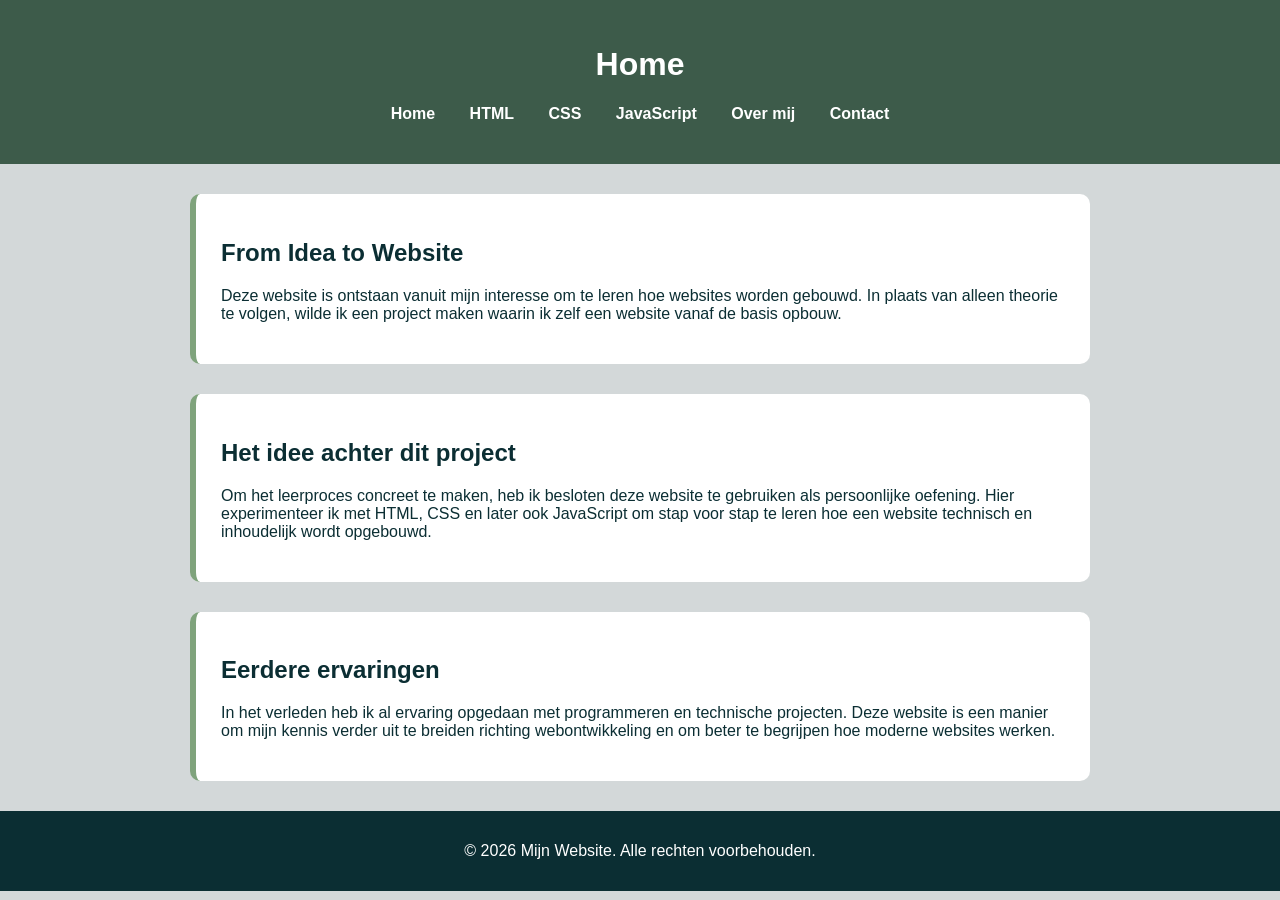
<file: index.html>
<!DOCTYPE html>
<html>
<head>
    <title>Mijn Website</title>
    <link rel="stylesheet" href="style.css">
</head>
<body>
    <header>
        <h1>Home</h1>
        <nav>
            <ul>
                <li><a href="index.html">Home</a></li>
                <li><a href="html.html">HTML</a></li>
                <li><a href="CSS.html">CSS</a></li>
                <li><a href="javascript.html">JavaScript</a></li>
                <li><a href="over-mij.html">Over mij</a></li>
                <li><a href="contact.html">Contact</a></li>
            </ul>
        </nav>
    </header>

    <main>
        <section id="intro">
            <h2>From Idea to Website</h2>
            <p>
                Deze website is ontstaan vanuit mijn interesse om te leren hoe websites
                worden gebouwd. In plaats van alleen theorie te volgen, wilde ik een
                project maken waarin ik zelf een website vanaf de basis opbouw.
            </p>
        </section>

        <section id="idee">
            <h2>Het idee achter dit project</h2>
            <p>
                Om het leerproces concreet te maken, heb ik besloten deze website te
                gebruiken als persoonlijke oefening. Hier experimenteer ik met HTML,
                CSS en later ook JavaScript om stap voor stap te leren hoe een website
                technisch en inhoudelijk wordt opgebouwd.
            </p>
        </section>

        <section id="ervaring">
            <h2>Eerdere ervaringen</h2>
            <p>
                In het verleden heb ik al ervaring opgedaan met programmeren en
                technische projecten. Deze website is een manier om mijn kennis verder
                uit te breiden richting webontwikkeling en om beter te begrijpen hoe
                moderne websites werken.
            </p>
        </section>
    </main>

    <footer>
        <p>© 2026 Mijn Website. Alle rechten voorbehouden.</p>
    </footer>
    <script src="script.js"></script>
</body>
</html>
</file>
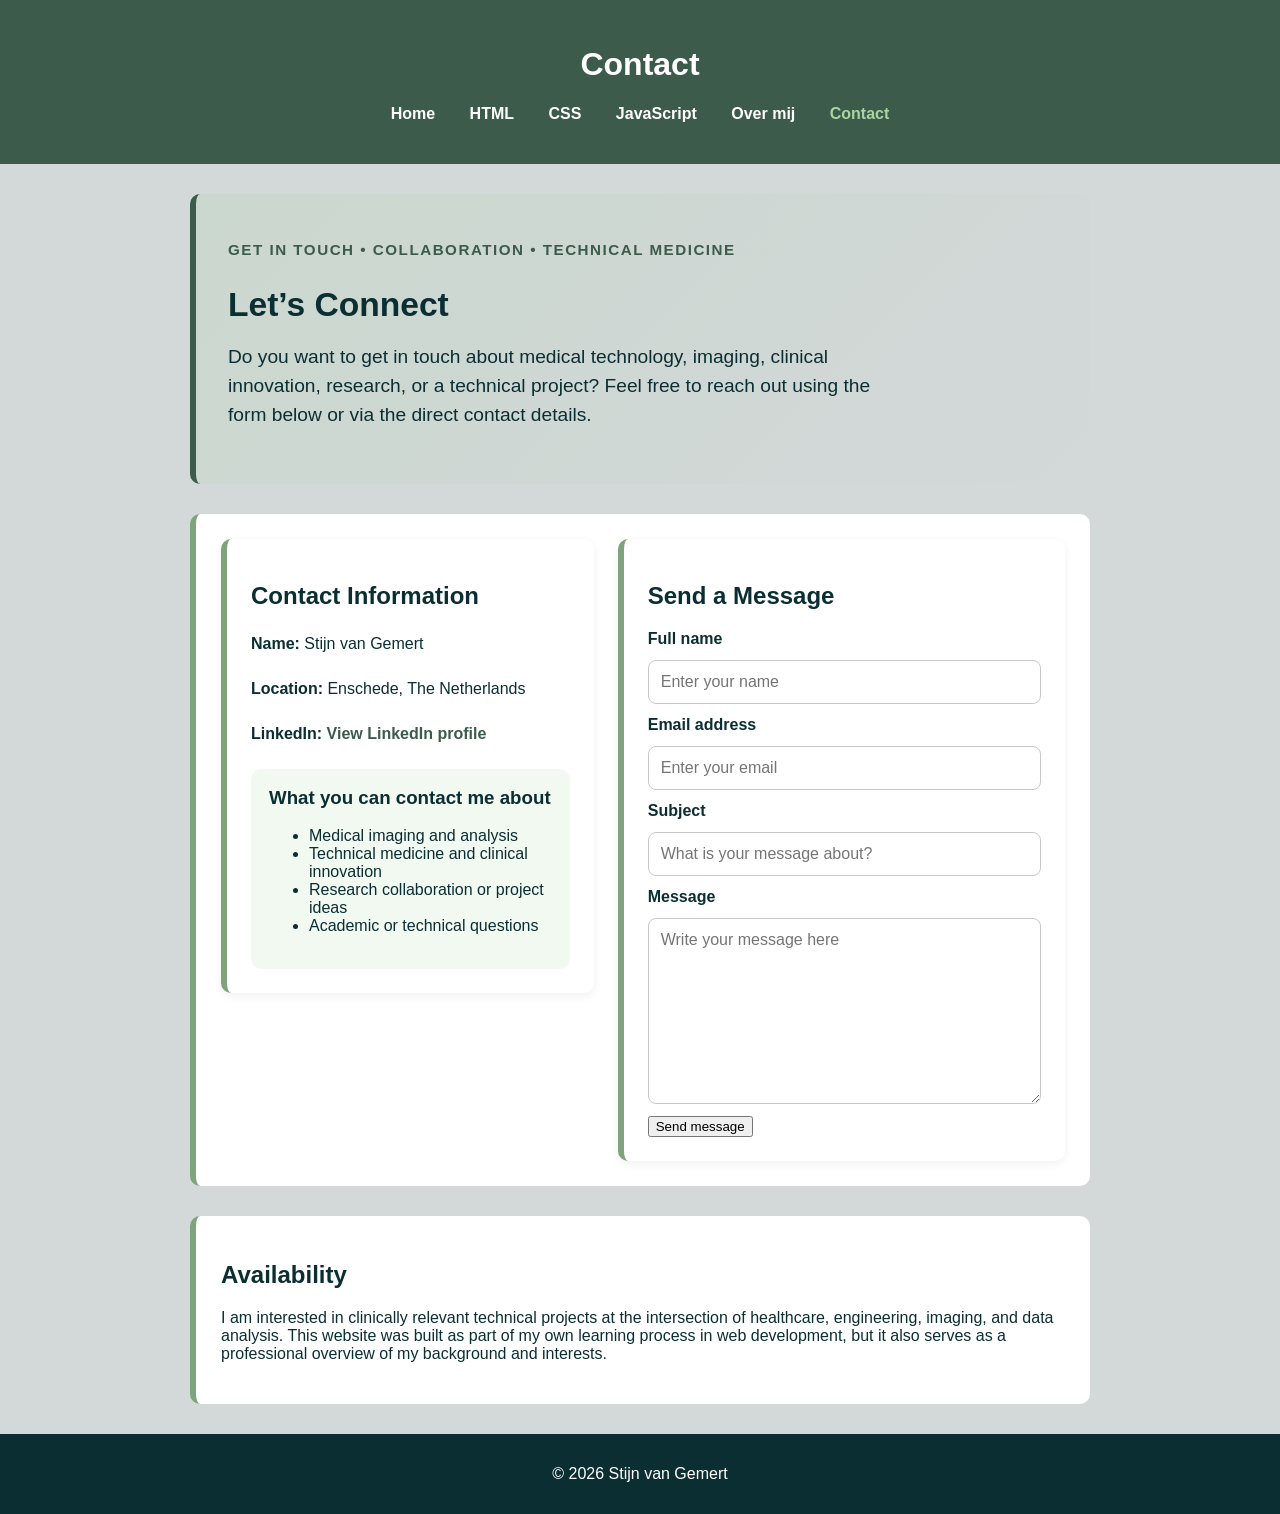
<file: contact.html>
<!DOCTYPE html>
<html lang="nl">
<head>
    <meta charset="UTF-8">
    <meta name="viewport" content="width=device-width, initial-scale=1.0">
    <title>Contact | Stijn van Gemert</title>
    <link rel="stylesheet" href="style.css">
</head>
<body>

    <header>
        <h1>Contact</h1>
        <nav>
            <ul>
                <li><a href="index.html">Home</a></li>
                <li><a href="html.html">HTML</a></li>
                <li><a href="CSS.html">CSS</a></li>
                <li><a href="javascript.html">JavaScript</a></li>
                <li><a href="over-mij.html">Over mij</a></li>
                <li><a class="active" href="contact.html">Contact</a></li>
            </ul>
        </nav>
    </header>

    <main>

        <section class="hero-section">
            <div class="hero-container">
                <div class="hero-text">
                    <p class="eyebrow">Get in touch • Collaboration • Technical Medicine</p>
                    <h2>Let’s Connect</h2>
                    <p class="lead">
                        Do you want to get in touch about medical technology, imaging,
                        clinical innovation, research, or a technical project? Feel free
                        to reach out using the form below or via the direct contact details.
                    </p>
                </div>
            </div>
        </section>

        <section class="contact-layout">
            <div class="contact-info-card">
                <h2>Contact Information</h2>

                <address class="contact-details">
                    <p><strong>Name:</strong> Stijn van Gemert</p>
                    <p><strong>Location:</strong> Enschede, The Netherlands</p>
                                        
                    <p>
                        <strong>LinkedIn:</strong>
                        <a href="https://linkedin.com/in/stijn-van-gemert-20a838229" target="_blank" rel="noopener noreferrer">
                            View LinkedIn profile
                        </a>
                    </p>
                </address>

                <div class="contact-note">
                    <h3>What you can contact me about</h3>
                    <ul>
                        <li>Medical imaging and analysis</li>
                        <li>Technical medicine and clinical innovation</li>
                        <li>Research collaboration or project ideas</li>
                        <li>Academic or technical questions</li>
                    </ul>
                </div>
            </div>

            <div class="contact-form-card">
                <h2>Send a Message</h2>

                <form id="contactForm" action="#" method="post">
                    <label for="name">Full name</label>
                    <input type="text" id="name" name="name" placeholder="Enter your name" required>

                    <label for="email">Email address</label>
                    <input type="email" id="email" name="email" placeholder="Enter your email" required>

                    <label for="subject">Subject</label>
                    <input type="text" id="subject" name="subject" placeholder="What is your message about?" required>

                    <label for="message">Message</label>
                    <textarea id="message" name="message" placeholder="Write your message here" required></textarea>

                    <button type="submit">Send message</button>
                </form>

                <div id="formFeedback" class="info-box hidden">
                    <p>Thank you. Your message form has been completed successfully.</p>
                    <p>
                        This demo page does not send data to a real server yet, but the structure is
                        ready for that next step.
                    </p>
                </div>
            </div>
        </section>

        <section>
            <h2>Availability</h2>
            <p>
                I am interested in clinically relevant technical projects at the intersection of
                healthcare, engineering, imaging, and data analysis. This website was built as part
                of my own learning process in web development, but it also serves as a professional
                overview of my background and interests.
            </p>
        </section>

    </main>

    <footer>
        <p>© 2026 Stijn van Gemert</p>
    </footer>

    <script src="script.js"></script>
</body>
</html>
</file>
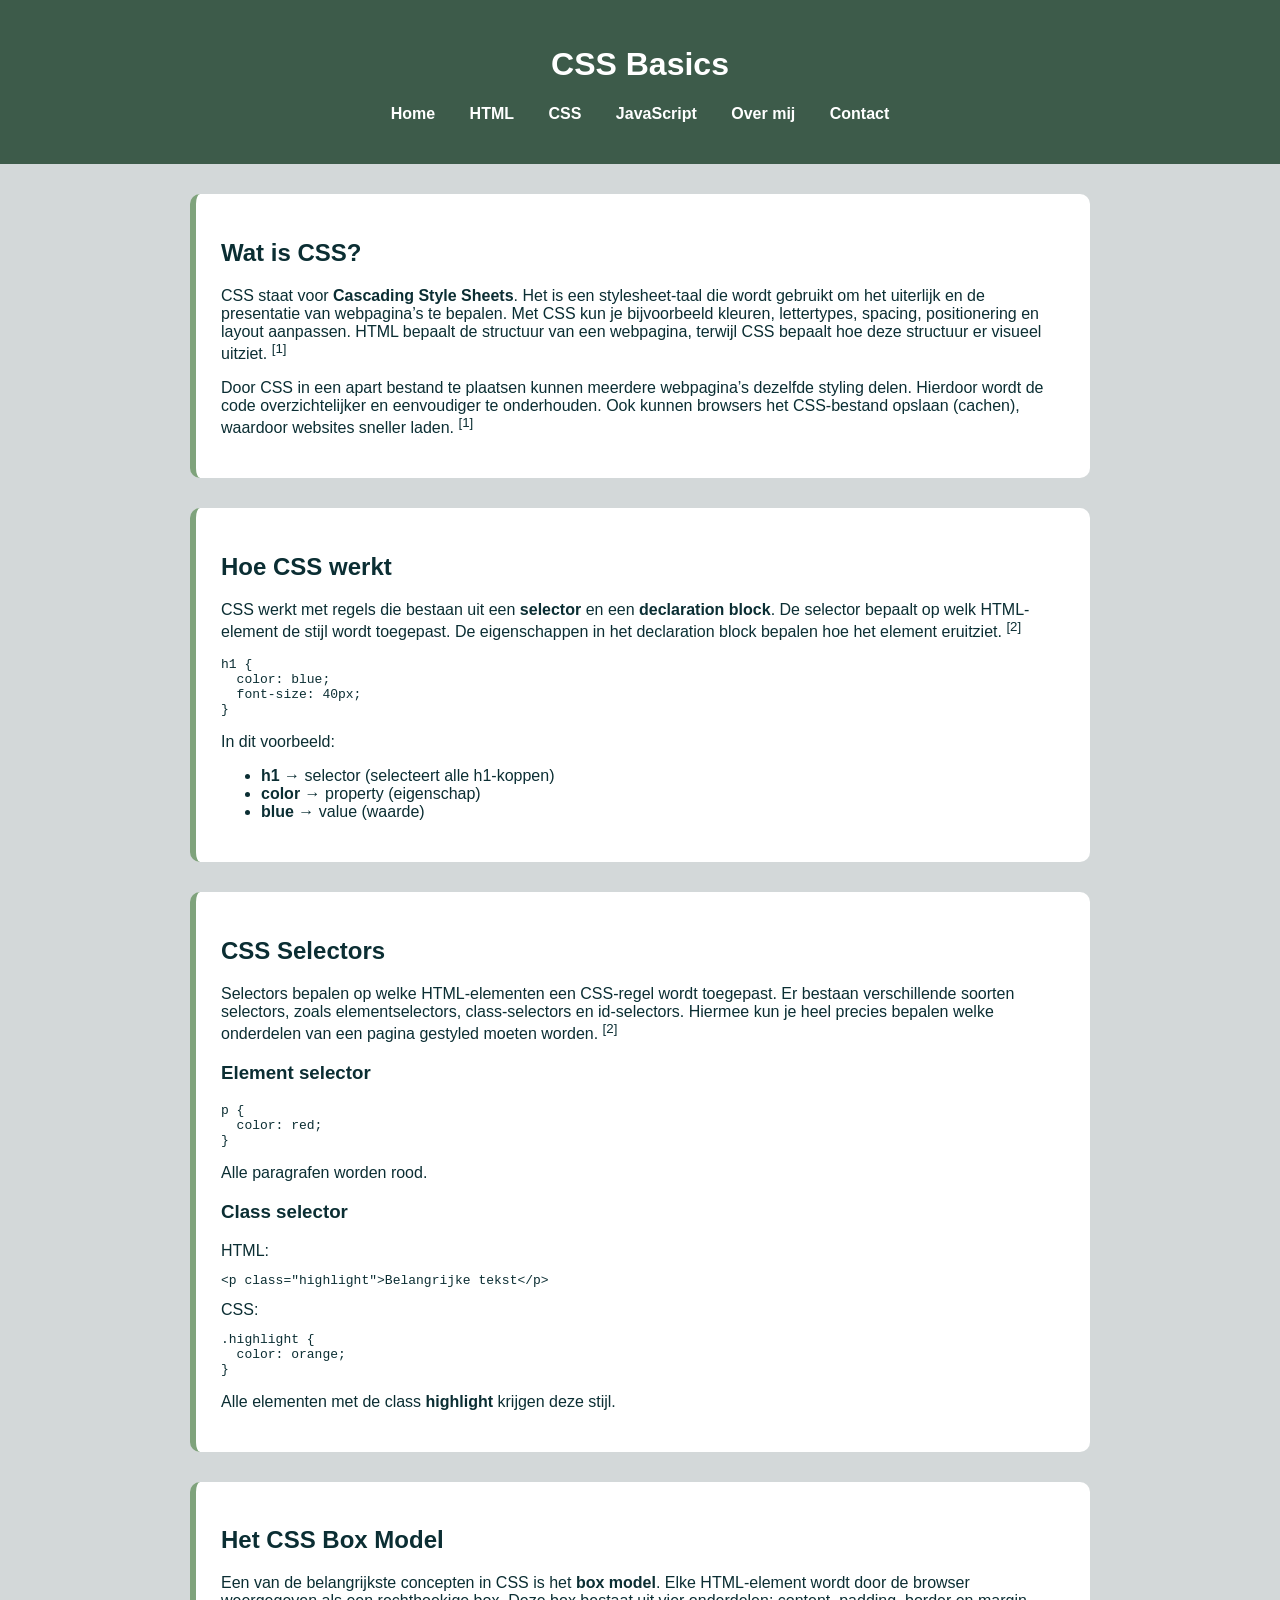
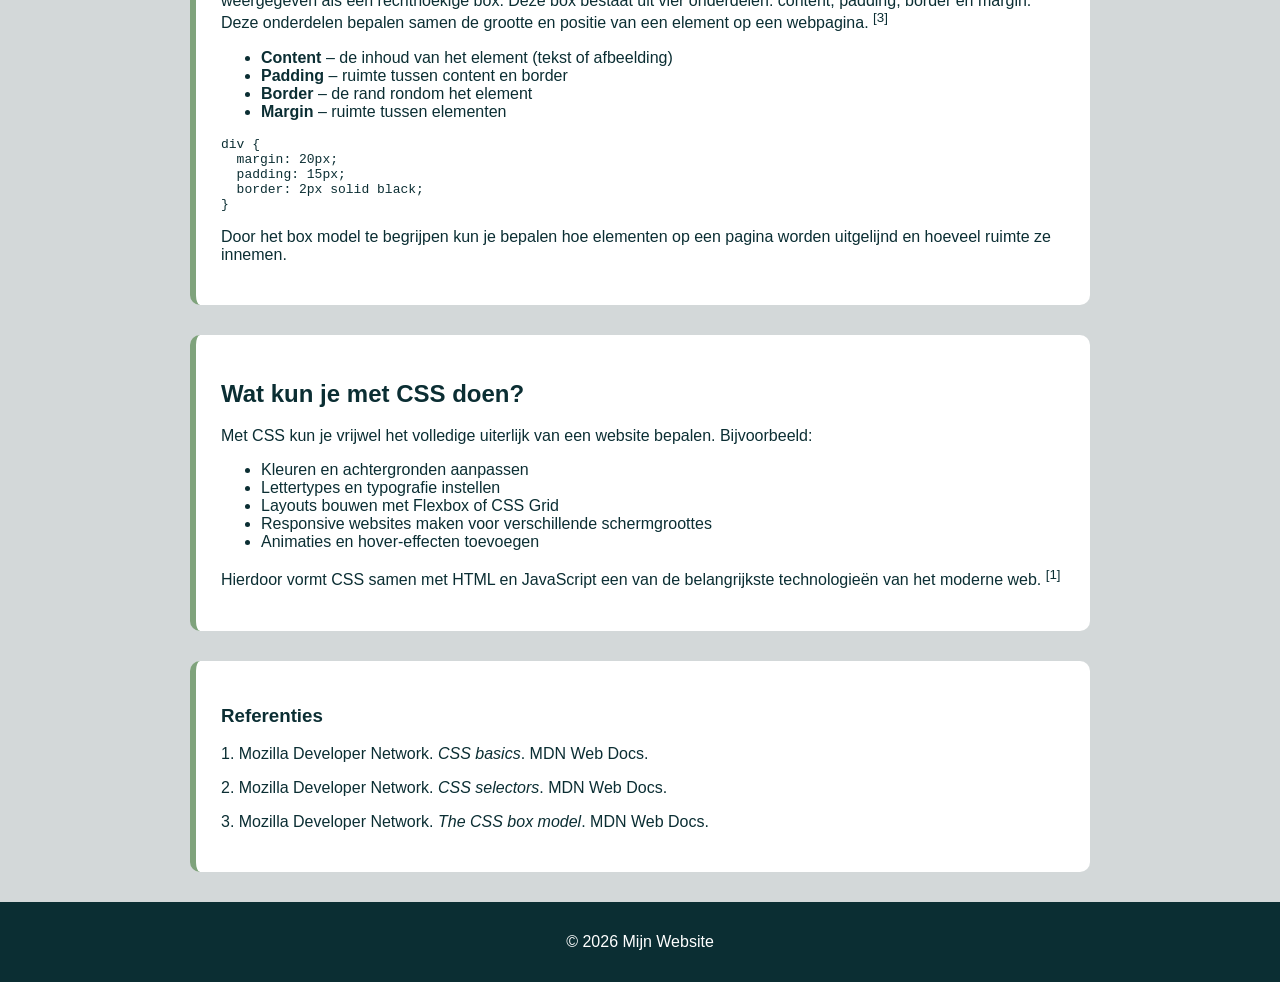
<file: CSS.html>
<!DOCTYPE html>
<html lang="nl">
<head>
<meta charset="UTF-8">
<title>CSS Basics</title>
<link rel="stylesheet" href="style.css">
</head>

<body>

<header>
<h1>CSS Basics</h1>

<nav>
<ul>
<li><a href="index.html">Home</a></li>
<li><a href="html.html">HTML</a></li>
<li><a href="CSS.html">CSS</a></li>
<li><a href="javascript.html">JavaScript</a></li>
<li><a href="over-mij.html">Over mij</a></li>
<li><a href="contact.html">Contact</a></li>
</ul>
</nav>
</header>

<main>

<section>

<h2>Wat is CSS?</h2>

<p>
CSS staat voor <strong>Cascading Style Sheets</strong>. Het is een stylesheet-taal die wordt gebruikt om
het uiterlijk en de presentatie van webpagina’s te bepalen. Met CSS kun je bijvoorbeeld kleuren,
lettertypes, spacing, positionering en layout aanpassen. HTML bepaalt de structuur van een
webpagina, terwijl CSS bepaalt hoe deze structuur er visueel uitziet. <sup>[1]</sup>
</p>

<p>
Door CSS in een apart bestand te plaatsen kunnen meerdere webpagina’s dezelfde styling delen.
Hierdoor wordt de code overzichtelijker en eenvoudiger te onderhouden. Ook kunnen browsers het
CSS-bestand opslaan (cachen), waardoor websites sneller laden. <sup>[1]</sup>
</p>

</section>


<section>

<h2>Hoe CSS werkt</h2>

<p>
CSS werkt met regels die bestaan uit een <strong>selector</strong> en een
<strong>declaration block</strong>. De selector bepaalt op welk HTML-element de stijl wordt toegepast.
De eigenschappen in het declaration block bepalen hoe het element eruitziet. <sup>[2]</sup>
</p>

<pre>
h1 {
  color: blue;
  font-size: 40px;
}
</pre>

<p>In dit voorbeeld:</p>

<ul>
<li><strong>h1</strong> → selector (selecteert alle h1-koppen)</li>
<li><strong>color</strong> → property (eigenschap)</li>
<li><strong>blue</strong> → value (waarde)</li>
</ul>

</section>


<section>

<h2>CSS Selectors</h2>

<p>
Selectors bepalen op welke HTML-elementen een CSS-regel wordt toegepast.
Er bestaan verschillende soorten selectors, zoals elementselectors,
class-selectors en id-selectors. Hiermee kun je heel precies bepalen
welke onderdelen van een pagina gestyled moeten worden. <sup>[2]</sup>
</p>

<h3>Element selector</h3>

<pre>
p {
  color: red;
}
</pre>

<p>Alle paragrafen worden rood.</p>

<h3>Class selector</h3>

HTML:

<pre>
&lt;p class="highlight"&gt;Belangrijke tekst&lt;/p&gt;
</pre>

CSS:

<pre>
.highlight {
  color: orange;
}
</pre>

<p>Alle elementen met de class <strong>highlight</strong> krijgen deze stijl.</p>

</section>


<section>

<h2>Het CSS Box Model</h2>

<p>
Een van de belangrijkste concepten in CSS is het <strong>box model</strong>.
Elke HTML-element wordt door de browser weergegeven als een rechthoekige
box. Deze box bestaat uit vier onderdelen: content, padding, border en margin.
Deze onderdelen bepalen samen de grootte en positie van een element
op een webpagina. <sup>[3]</sup>
</p>

<ul>
<li><strong>Content</strong> – de inhoud van het element (tekst of afbeelding)</li>
<li><strong>Padding</strong> – ruimte tussen content en border</li>
<li><strong>Border</strong> – de rand rondom het element</li>
<li><strong>Margin</strong> – ruimte tussen elementen</li>
</ul>

<pre>
div {
  margin: 20px;
  padding: 15px;
  border: 2px solid black;
}
</pre>

<p>
Door het box model te begrijpen kun je bepalen hoe elementen op een
pagina worden uitgelijnd en hoeveel ruimte ze innemen.
</p>

</section>


<section>

<h2>Wat kun je met CSS doen?</h2>

<p>Met CSS kun je vrijwel het volledige uiterlijk van een website bepalen. Bijvoorbeeld:</p>

<ul>
<li>Kleuren en achtergronden aanpassen</li>
<li>Lettertypes en typografie instellen</li>
<li>Layouts bouwen met Flexbox of CSS Grid</li>
<li>Responsive websites maken voor verschillende schermgroottes</li>
<li>Animaties en hover-effecten toevoegen</li>
</ul>

<p>
Hierdoor vormt CSS samen met HTML en JavaScript een van de
belangrijkste technologieën van het moderne web. <sup>[1]</sup>
</p>

</section>
<section> 
    <h3>Referenties</h3>

    <p>1. Mozilla Developer Network. <em>CSS basics</em>. MDN Web Docs.</p>  
    <p>2. Mozilla Developer Network. <em>CSS selectors</em>. MDN Web Docs. </p> 
    <p>3. Mozilla Developer Network. <em>The CSS box model</em>. MDN Web Docs.</p>
    </p>
</section>
</main>


<footer>



<p>© 2026 Mijn Website</p>

</footer>

</body>
</html>
</file>
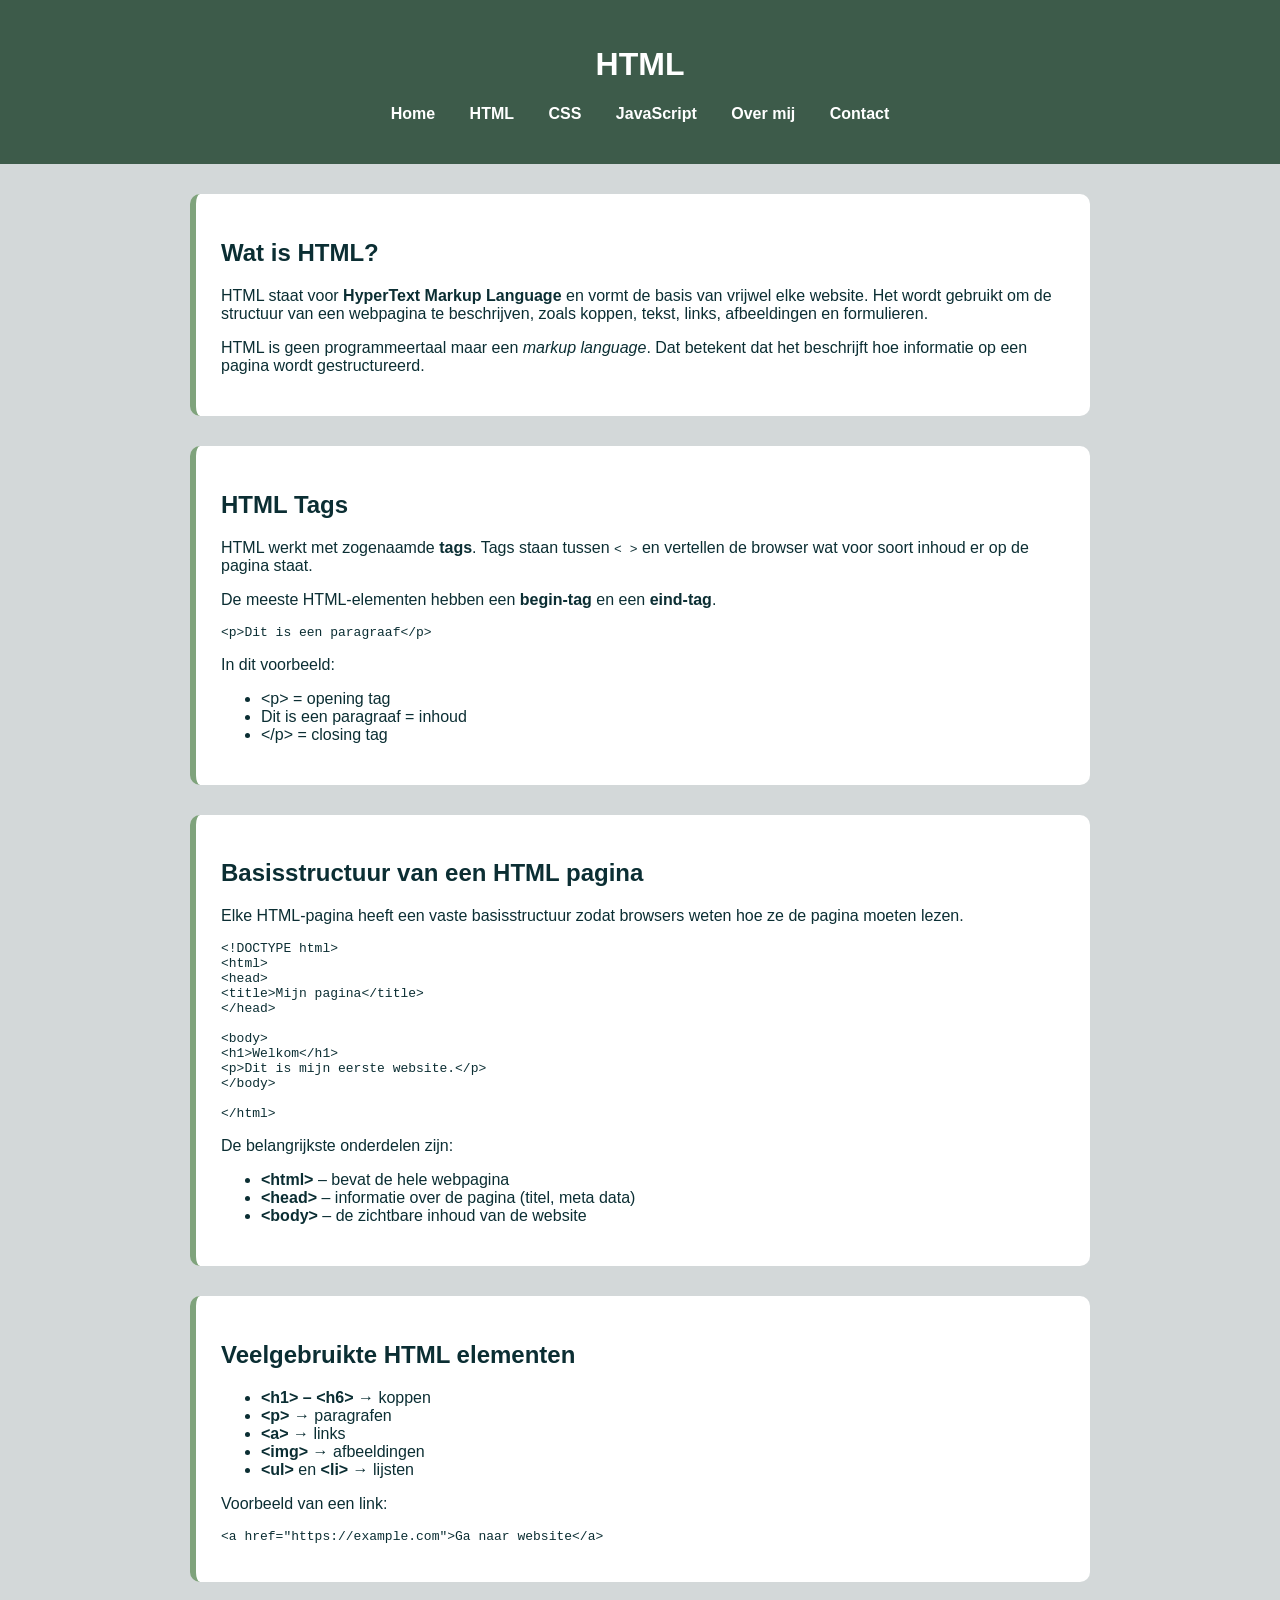
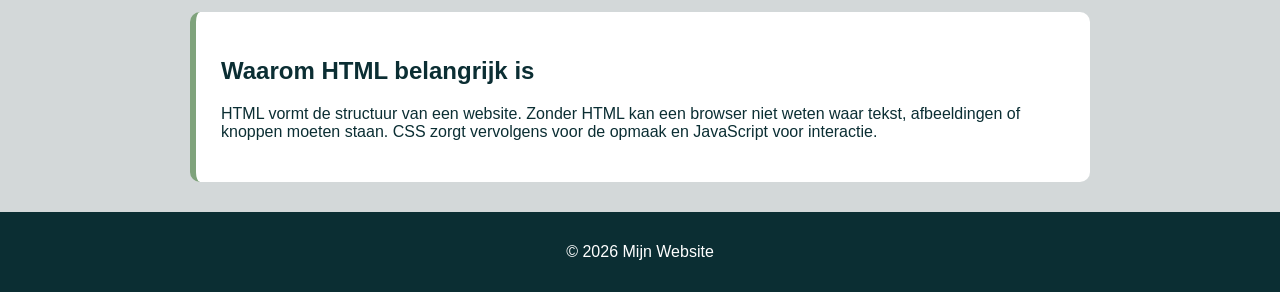
<file: html.html>
<!DOCTYPE html>
<html lang="nl">
<head>
    <meta charset="UTF-8">
    <title>HTML</title>
    <link rel="stylesheet" href="style.css">
</head>

<body>

<header>
    <h1>HTML</h1>

    <nav>
        <ul>
            <li><a href="index.html">Home</a></li>
            <li><a href="html.html">HTML</a></li>
            <li><a href="CSS.html">CSS</a></li>
            <li><a href="javascript.html">JavaScript</a></li>
            <li><a href="over-mij.html">Over mij</a></li>
            <li><a href="contact.html">Contact</a></li>
        </ul>
    </nav>
</header>

<main>

<section>
<h2>Wat is HTML?</h2>

<p>
HTML staat voor <strong>HyperText Markup Language</strong> en vormt de basis van vrijwel elke website. 
Het wordt gebruikt om de structuur van een webpagina te beschrijven, zoals koppen, tekst, links, afbeeldingen en formulieren.

<p>
HTML is geen programmeertaal maar een <em>markup language</em>. Dat betekent dat het beschrijft hoe informatie op een pagina wordt gestructureerd. 
</p>

</section>


<section>

<h2>HTML Tags</h2>

<p>
HTML werkt met zogenaamde <strong>tags</strong>. Tags staan tussen 
<code>&lt; &gt;</code> en vertellen de browser wat voor soort inhoud er op de pagina staat.
</p>

<p>
De meeste HTML-elementen hebben een <strong>begin-tag</strong> en een <strong>eind-tag</strong>.
</p>

<pre>
&lt;p&gt;Dit is een paragraaf&lt;/p&gt;
</pre>

<p>
In dit voorbeeld:
</p>

<ul>
<li>&lt;p&gt; = opening tag</li>
<li>Dit is een paragraaf = inhoud</li>
<li>&lt;/p&gt; = closing tag</li>
</ul>

</section>


<section>

<h2>Basisstructuur van een HTML pagina</h2>

<p>
Elke HTML-pagina heeft een vaste basisstructuur zodat browsers weten hoe ze de pagina moeten lezen.
</p>

<pre>
&lt;!DOCTYPE html&gt;
&lt;html&gt;
&lt;head&gt;
&lt;title&gt;Mijn pagina&lt;/title&gt;
&lt;/head&gt;

&lt;body&gt;
&lt;h1&gt;Welkom&lt;/h1&gt;
&lt;p&gt;Dit is mijn eerste website.&lt;/p&gt;
&lt;/body&gt;

&lt;/html&gt;
</pre>

<p>
De belangrijkste onderdelen zijn:
</p>

<ul>
<li><strong>&lt;html&gt;</strong> – bevat de hele webpagina</li>
<li><strong>&lt;head&gt;</strong> – informatie over de pagina (titel, meta data)</li>
<li><strong>&lt;body&gt;</strong> – de zichtbare inhoud van de website</li>
</ul>

</section>


<section>

<h2>Veelgebruikte HTML elementen</h2>

<ul>
<li><strong>&lt;h1&gt; – &lt;h6&gt;</strong> → koppen</li>
<li><strong>&lt;p&gt;</strong> → paragrafen</li>
<li><strong>&lt;a&gt;</strong> → links</li>
<li><strong>&lt;img&gt;</strong> → afbeeldingen</li>
<li><strong>&lt;ul&gt;</strong> en <strong>&lt;li&gt;</strong> → lijsten</li>
</ul>

<p>Voorbeeld van een link:</p>

<pre>
&lt;a href="https://example.com"&gt;Ga naar website&lt;/a&gt;
</pre>

</section>


<section>

<h2>Waarom HTML belangrijk is</h2>

<p>
HTML vormt de structuur van een website. Zonder HTML kan een browser niet weten 
waar tekst, afbeeldingen of knoppen moeten staan. CSS zorgt vervolgens voor de 
opmaak en JavaScript voor interactie.
</p>

</section>

</main>

<footer>
<p>© 2026 Mijn Website</p>
</footer>

</body>
</html>
</file>
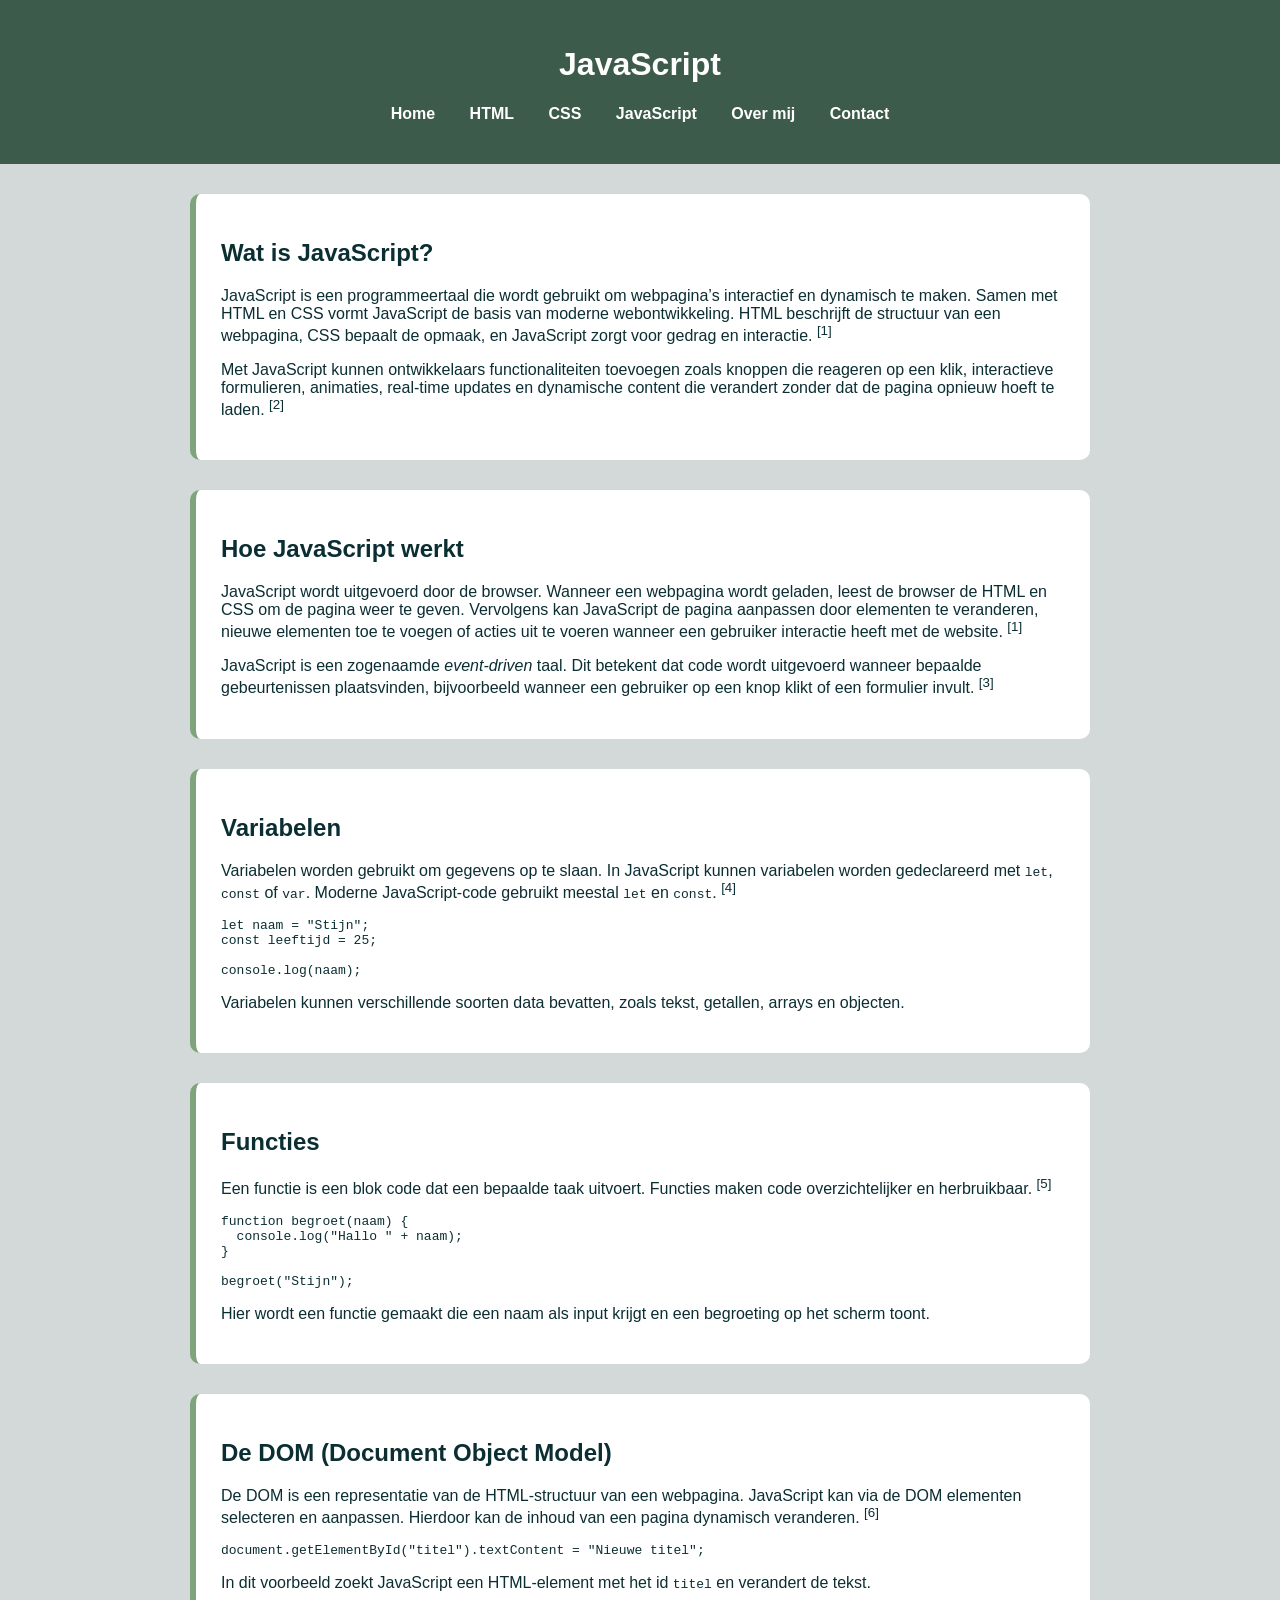
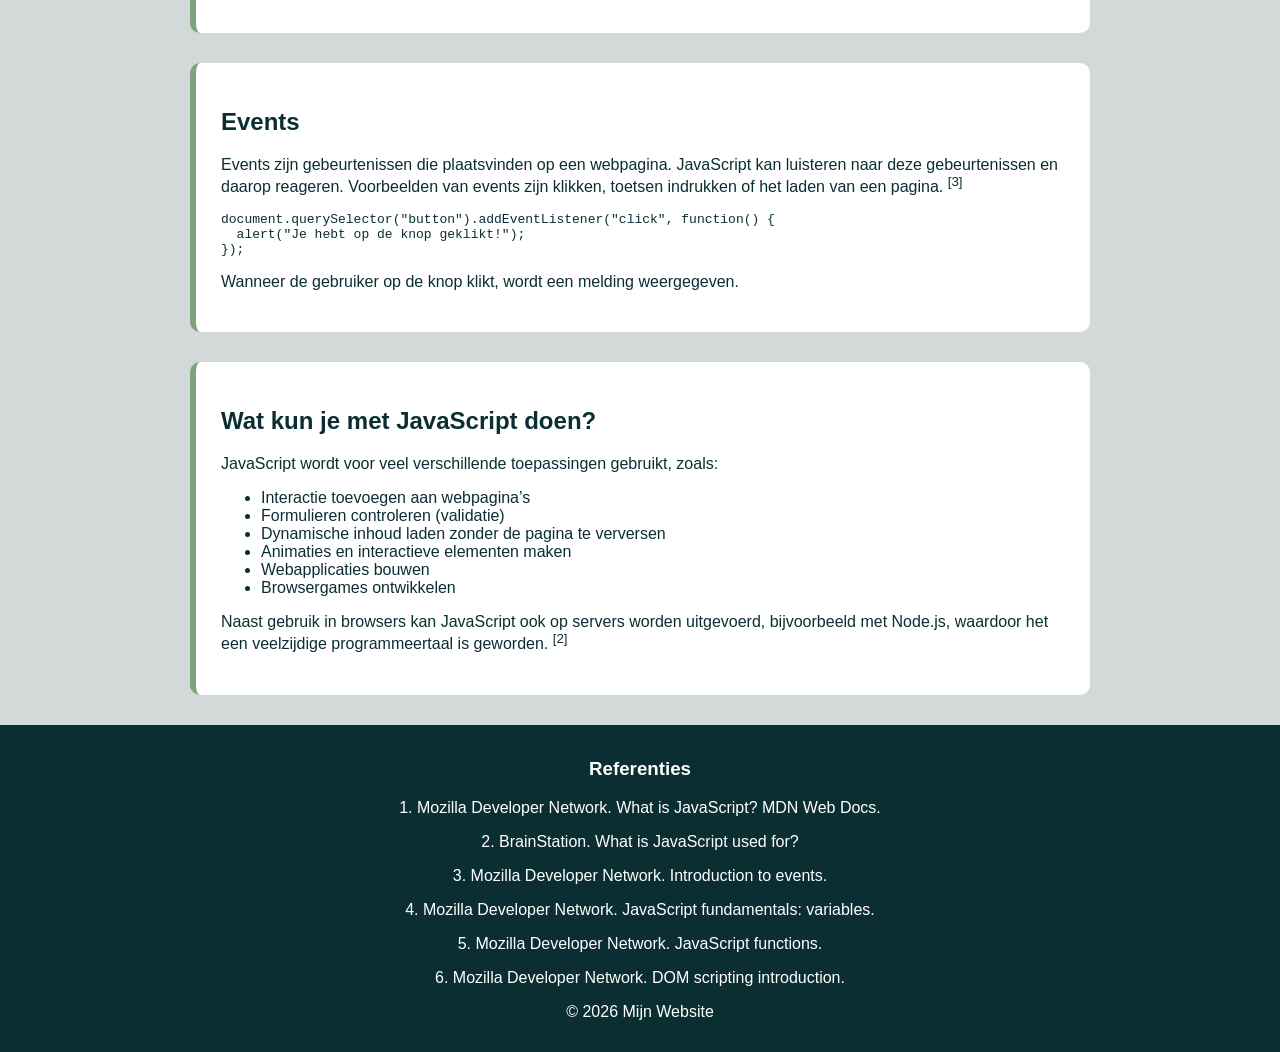
<file: JavaScript.html>
<!DOCTYPE html>
<html lang="nl">
<head>
<meta charset="UTF-8">
<title>JavaScript</title>
<link rel="stylesheet" href="style.css">
</head>

<body>

<header>
<h1>JavaScript</h1>

<nav>
<ul>
<li><a href="index.html">Home</a></li>
<li><a href="html.html">HTML</a></li>
<li><a href="CSS.html">CSS</a></li>
<li><a href="javascript.html">JavaScript</a></li>
<li><a href="over-mij.html">Over mij</a></li>
<li><a href="contact.html">Contact</a></li>
</ul>
</nav>
</header>

<main>

<section>

<h2>Wat is JavaScript?</h2>

<p>
JavaScript is een programmeertaal die wordt gebruikt om webpagina’s interactief
en dynamisch te maken. Samen met HTML en CSS vormt JavaScript de basis van
moderne webontwikkeling. HTML beschrijft de structuur van een webpagina,
CSS bepaalt de opmaak, en JavaScript zorgt voor gedrag en interactie. <sup>[1]</sup>
</p>

<p>
Met JavaScript kunnen ontwikkelaars functionaliteiten toevoegen zoals
knoppen die reageren op een klik, interactieve formulieren, animaties,
real-time updates en dynamische content die verandert zonder dat de
pagina opnieuw hoeft te laden. <sup>[2]</sup>
</p>

</section>


<section>

<h2>Hoe JavaScript werkt</h2>

<p>
JavaScript wordt uitgevoerd door de browser. Wanneer een webpagina wordt
geladen, leest de browser de HTML en CSS om de pagina weer te geven.
Vervolgens kan JavaScript de pagina aanpassen door elementen te veranderen,
nieuwe elementen toe te voegen of acties uit te voeren wanneer een gebruiker
interactie heeft met de website. <sup>[1]</sup>
</p>

<p>
JavaScript is een zogenaamde <em>event-driven</em> taal. Dit betekent dat
code wordt uitgevoerd wanneer bepaalde gebeurtenissen plaatsvinden,
bijvoorbeeld wanneer een gebruiker op een knop klikt of een formulier
invult. <sup>[3]</sup>
</p>

</section>


<section>

<h2>Variabelen</h2>

<p>
Variabelen worden gebruikt om gegevens op te slaan. In JavaScript kunnen
variabelen worden gedeclareerd met <code>let</code>, <code>const</code>
of <code>var</code>. Moderne JavaScript-code gebruikt meestal
<code>let</code> en <code>const</code>. <sup>[4]</sup>
</p>

<pre>
let naam = "Stijn";
const leeftijd = 25;

console.log(naam);
</pre>

<p>
Variabelen kunnen verschillende soorten data bevatten, zoals tekst,
getallen, arrays en objecten.
</p>

</section>


<section>

<h2>Functies</h2>

<p>
Een functie is een blok code dat een bepaalde taak uitvoert. Functies maken
code overzichtelijker en herbruikbaar. <sup>[5]</sup>
</p>

<pre>
function begroet(naam) {
  console.log("Hallo " + naam);
}

begroet("Stijn");
</pre>

<p>
Hier wordt een functie gemaakt die een naam als input krijgt en een
begroeting op het scherm toont.
</p>

</section>


<section>

<h2>De DOM (Document Object Model)</h2>

<p>
De DOM is een representatie van de HTML-structuur van een webpagina.
JavaScript kan via de DOM elementen selecteren en aanpassen. Hierdoor
kan de inhoud van een pagina dynamisch veranderen. <sup>[6]</sup>
</p>

<pre>
document.getElementById("titel").textContent = "Nieuwe titel";
</pre>

<p>
In dit voorbeeld zoekt JavaScript een HTML-element met het id
<code>titel</code> en verandert de tekst.
</p>

</section>


<section>

<h2>Events</h2>

<p>
Events zijn gebeurtenissen die plaatsvinden op een webpagina.
JavaScript kan luisteren naar deze gebeurtenissen en daarop reageren.
Voorbeelden van events zijn klikken, toetsen indrukken of het laden
van een pagina. <sup>[3]</sup>
</p>

<pre>
document.querySelector("button").addEventListener("click", function() {
  alert("Je hebt op de knop geklikt!");
});
</pre>

<p>
Wanneer de gebruiker op de knop klikt, wordt een melding weergegeven.
</p>

</section>


<section>

<h2>Wat kun je met JavaScript doen?</h2>

<p>
JavaScript wordt voor veel verschillende toepassingen gebruikt, zoals:
</p>

<ul>
<li>Interactie toevoegen aan webpagina’s</li>
<li>Formulieren controleren (validatie)</li>
<li>Dynamische inhoud laden zonder de pagina te verversen</li>
<li>Animaties en interactieve elementen maken</li>
<li>Webapplicaties bouwen</li>
<li>Browsergames ontwikkelen</li>
</ul>

<p>
Naast gebruik in browsers kan JavaScript ook op servers worden uitgevoerd,
bijvoorbeeld met Node.js, waardoor het een veelzijdige programmeertaal
is geworden. <sup>[2]</sup>
</p>

</section>

</main>


<footer>

<h3>Referenties</h3>


<p>1. Mozilla Developer Network. What is JavaScript? MDN Web Docs.</p> 
<p>2. BrainStation. What is JavaScript used for?</p>  
<p>3. Mozilla Developer Network. Introduction to events.</p>  
<p>4. Mozilla Developer Network. JavaScript fundamentals: variables.</p> 
<p>5. Mozilla Developer Network. JavaScript functions.</p>  
<p>6. Mozilla Developer Network. DOM scripting introduction.</p>

<p>© 2026 Mijn Website</p>

</footer>

</body>
</html>
</file>
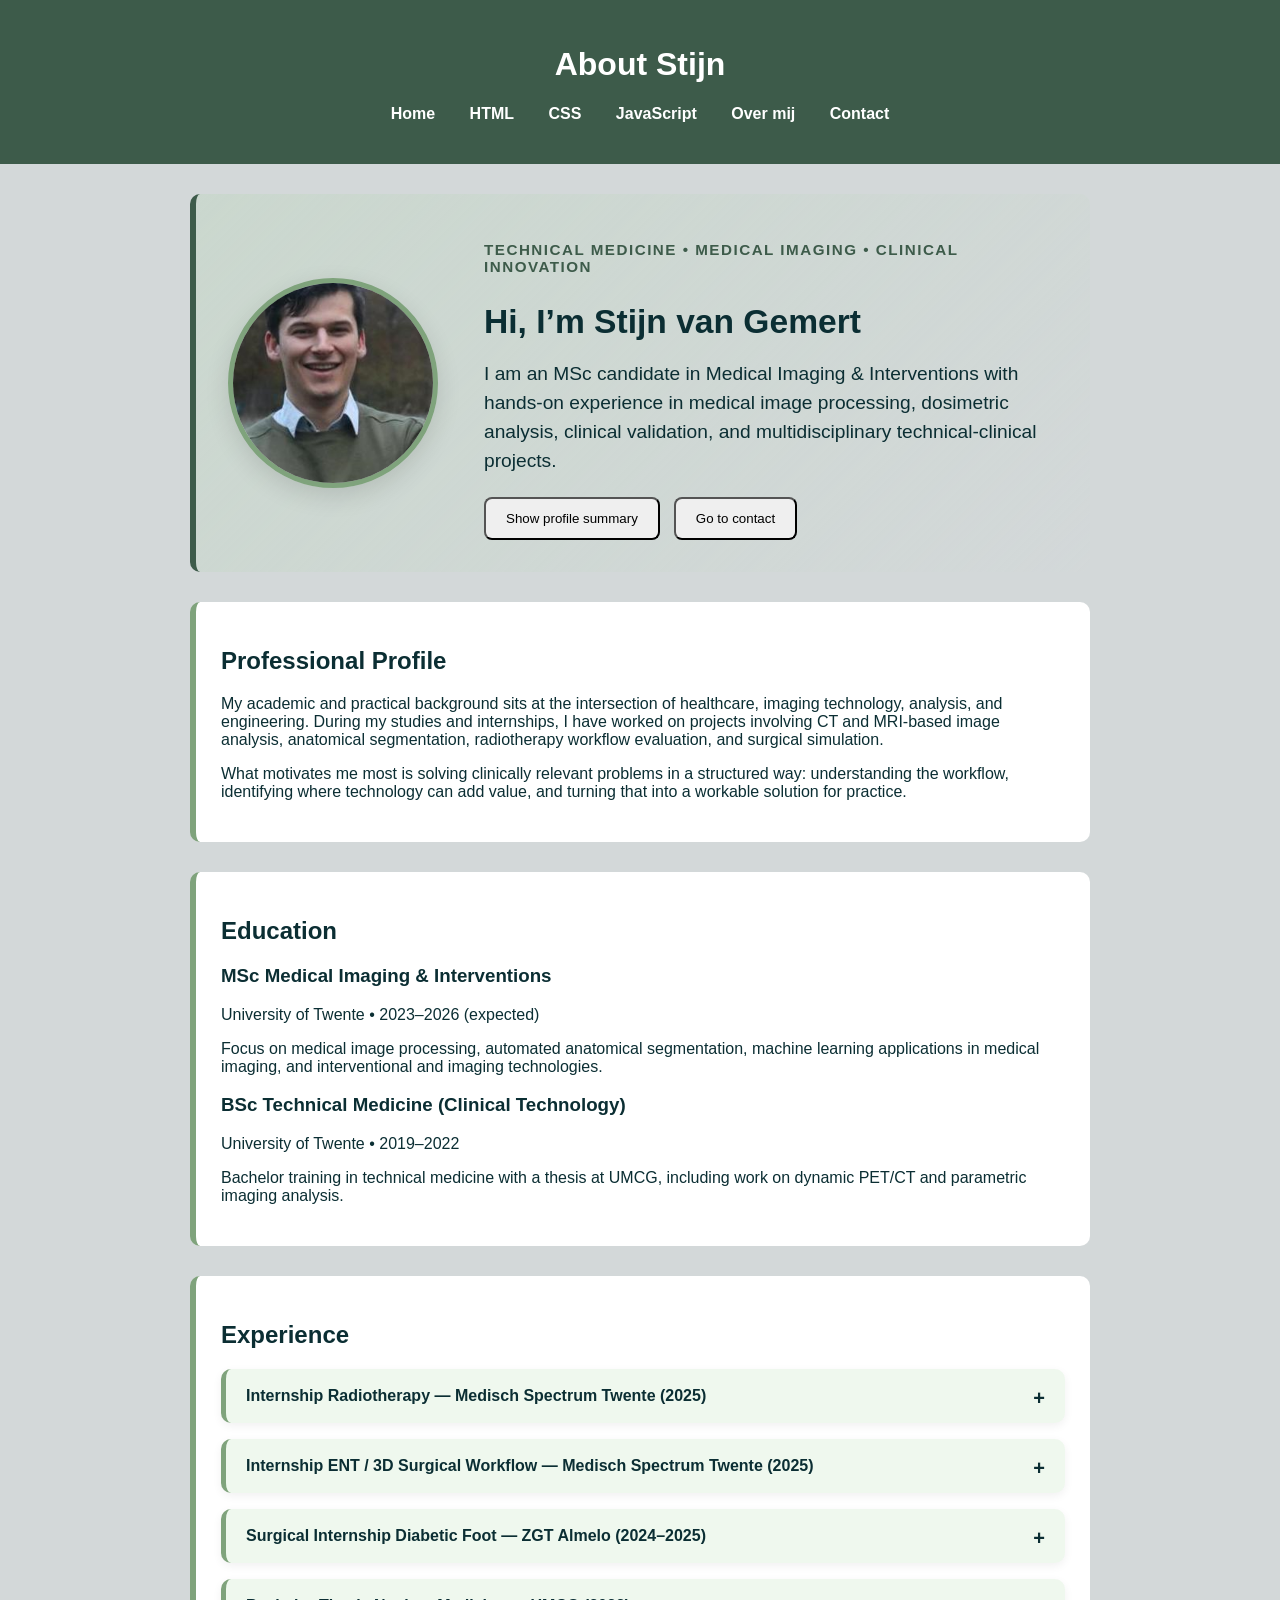
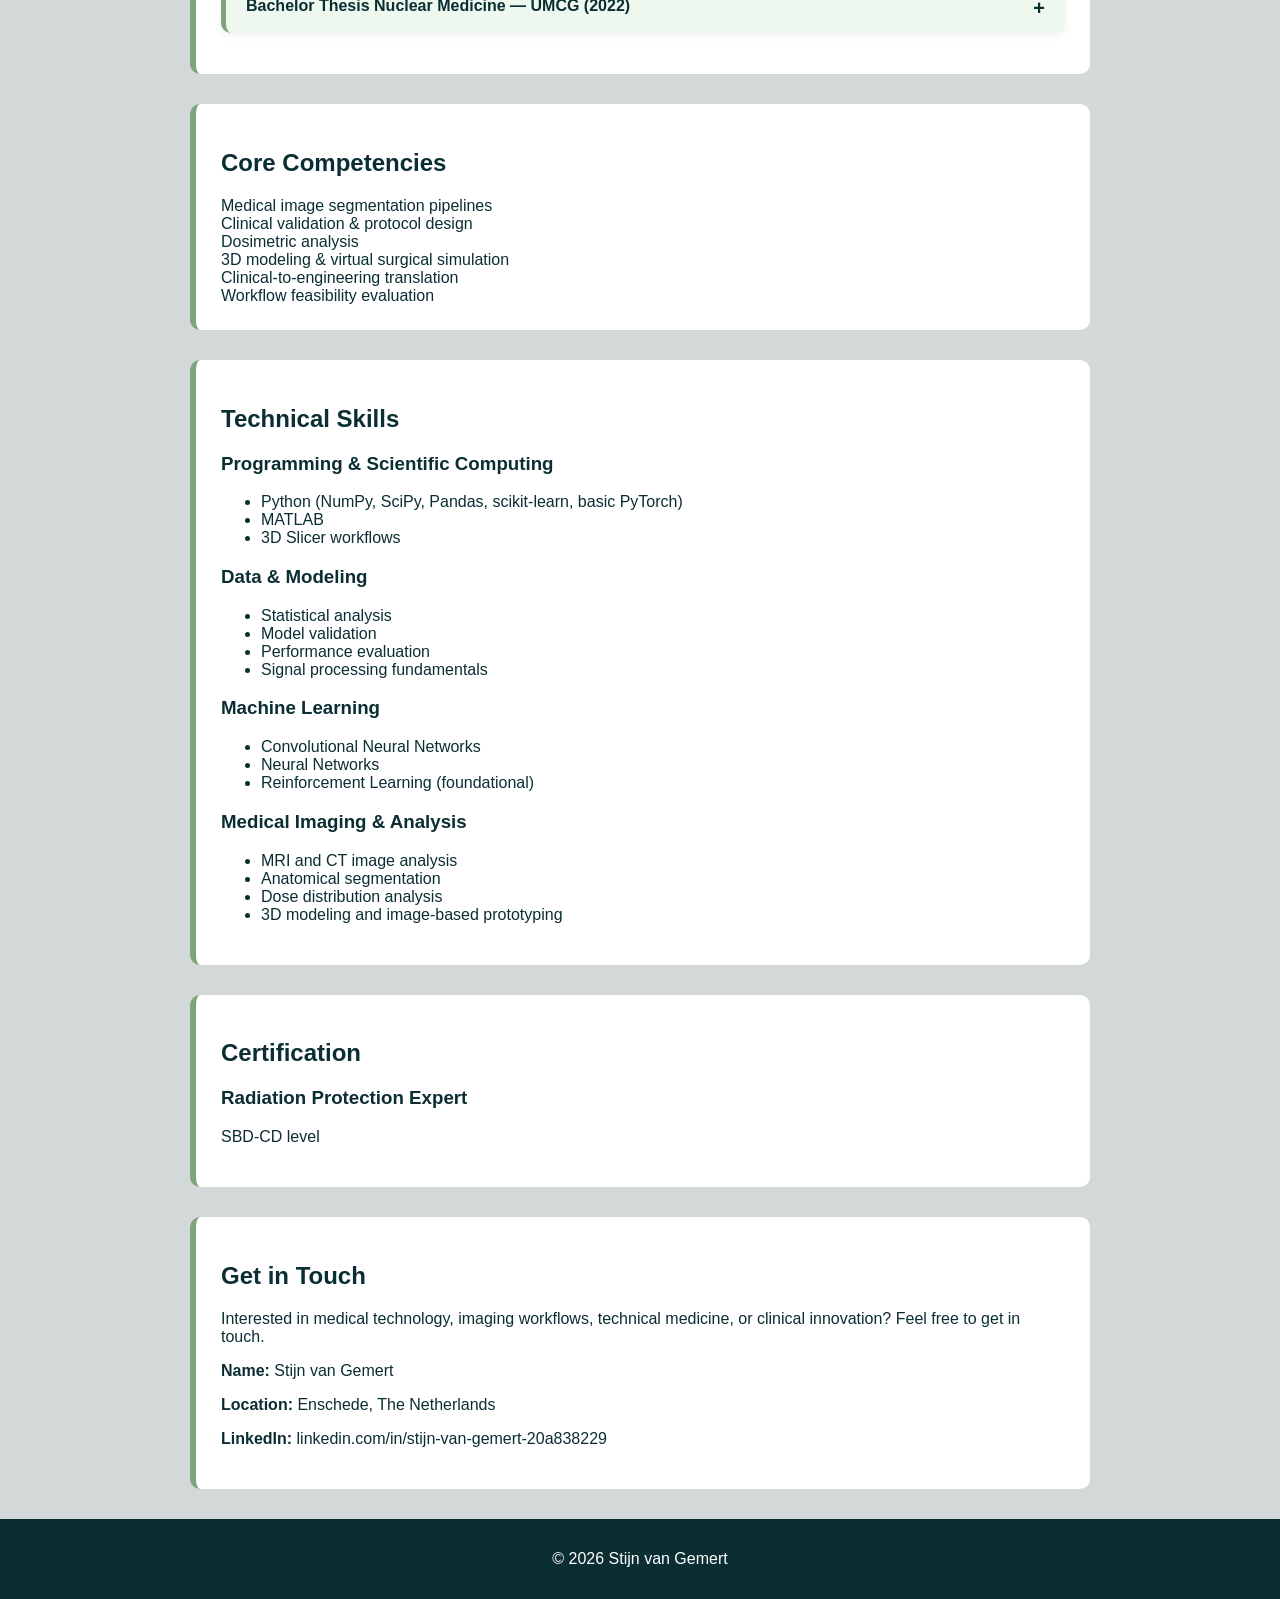
<file: over-mij.html>
<!DOCTYPE html>
<html lang="nl">
<head>
    <meta charset="UTF-8">
    <meta name="viewport" content="width=device-width, initial-scale=1.0">
    <title>Over mij | Stijn van Gemert</title>
    <link rel="stylesheet" href="style.css">
</head>
<body>

    <header>
        <h1>About Stijn</h1>
        <nav>
            <ul>
                <li><a href="index.html">Home</a></li>
                <li><a href="html.html">HTML</a></li>
                <li><a href="CSS.html">CSS</a></li>
                <li><a href="javascript.html">JavaScript</a></li>
                <li><a href="over-mij.html">Over mij</a></li>
                <li><a href="contact.html">Contact</a></li>
            </ul>
        </nav>
    </header>

    <main>

       <section class="hero-section">
            <div class="hero-container">

                <div class="hero-image">
                    <img src="images/stijn.png" alt="Stijn van Gemert" class="profile-photo">
                </div>

                <div class="hero-text">
                    <p class="eyebrow">Technical Medicine • Medical Imaging • Clinical Innovation</p>

                    <h2>Hi, I’m Stijn van Gemert</h2>

                    <p class="lead">
                        I am an MSc candidate in Medical Imaging & Interventions with hands-on experience
                        in medical image processing, dosimetric analysis, clinical validation, and
                        multidisciplinary technical-clinical projects.
                    </p>

                    <div class="button-group">
                        <button id="toggleProfileBtn" type="button">Show profile summary</button>
                        <button id="scrollContactBtn" type="button">Go to contact</button>
                    </div>

                    <div id="profileSummary" class="info-box hidden">
                        <p>
                            My work focuses on translating clinical questions into technically feasible
                            solutions. I enjoy combining imaging, analysis, 3D workflows, and clinical
                            applicability into practical projects with real healthcare relevance.
                        </p>
                    </div>
                </div>

            </div>
        </section>

        <section>
            <h2>Professional Profile</h2>
            <p>
                My academic and practical background sits at the intersection of healthcare,
                imaging technology, analysis, and engineering. During my studies and internships,
                I have worked on projects involving CT and MRI-based image analysis, anatomical
                segmentation, radiotherapy workflow evaluation, and surgical simulation.
            </p>
            <p>
                What motivates me most is solving clinically relevant problems in a structured way:
                understanding the workflow, identifying where technology can add value, and turning
                that into a workable solution for practice.
            </p>
        </section>

        <section>
            <h2>Education</h2>

            <article class="card">
                <h3>MSc Medical Imaging & Interventions</h3>
                <p class="meta">University of Twente • 2023–2026 (expected)</p>
                <p>
                    Focus on medical image processing, automated anatomical segmentation,
                    machine learning applications in medical imaging, and interventional and
                    imaging technologies.
                </p>
            </article>

            <article class="card">
                <h3>BSc Technical Medicine (Clinical Technology)</h3>
                <p class="meta">University of Twente • 2019–2022</p>
                <p>
                    Bachelor training in technical medicine with a thesis at UMCG, including work
                    on dynamic PET/CT and parametric imaging analysis.
                </p>
            </article>
        </section>

        <section>
            <h2>Experience</h2>

            <details class="experience-item">
                <summary>Internship Radiotherapy — Medisch Spectrum Twente (2025)</summary>
                <div class="details-content">
                    <p>
                        Worked on retrospective dosimetric assessment of IGRT methods in DIBH
                        whole-breast radiotherapy, comparing kV–kV matching with CBCT-based
                        positioning.
                    </p>
                    <p>
                        The project focused on quantifying differences in target coverage and OAR
                        dose across patient datasets and evaluating the clinical implications of
                        different matching strategies.
                    </p>
                </div>
            </details>

            <details class="experience-item">
                <summary>Internship ENT / 3D Surgical Workflow — Medisch Spectrum Twente (2025)</summary>
                <div class="details-content">
                    <p>
                        Worked on the development of a 3D workflow for mastoidectomy simulation.
                        This included CT segmentation, virtual surgery in 3D Slicer, and the design
                        of a patient-specific ear prosthesis.
                    </p>
                    <p>
                        A key element of this project was translating imaging data and clinical
                        anatomy into a usable workflow for surgical planning and validation by an
                        ENT surgeon.
                    </p>
                </div>
            </details>

            <details class="experience-item">
                <summary>Surgical Internship Diabetic Foot — ZGT Almelo (2024–2025)</summary>
                <div class="details-content">
                    <p>
                        Investigated the relationship between LSCI and TcPO₂ under different
                        temperature conditions in repeated measurements.
                    </p>
                    <p>
                        The work focused on perfusion measurement behavior, temperature dependency,
                        and clinical application in patients with peripheral arterial disease.
                    </p>
                </div>
            </details>

            <details class="experience-item">
                <summary>Bachelor Thesis Nuclear Medicine — UMCG (2022)</summary>
                <div class="details-content">
                    <p>
                        Evaluated dynamic PET/CT scanning and direct parametric imaging, with
                        attention to differentiation between oncological, inflammatory, and
                        infectious processes.
                    </p>
                    <p>
                        This project involved clinical data analysis and parameter extraction from
                        advanced nuclear medicine imaging workflows.
                    </p>
                </div>
            </details>
        </section>

        <section>
            <h2>Core Competencies</h2>
            <div class="skills-grid">
                <div class="skill-pill">Medical image segmentation pipelines</div>
                <div class="skill-pill">Clinical validation & protocol design</div>
                <div class="skill-pill">Dosimetric analysis</div>
                <div class="skill-pill">3D modeling & virtual surgical simulation</div>
                <div class="skill-pill">Clinical-to-engineering translation</div>
                <div class="skill-pill">Workflow feasibility evaluation</div>
            </div>
        </section>

        <section>
            <h2>Technical Skills</h2>

            <div class="two-column">
                <article class="card">
                    <h3>Programming & Scientific Computing</h3>
                    <ul>
                        <li>Python (NumPy, SciPy, Pandas, scikit-learn, basic PyTorch)</li>
                        <li>MATLAB</li>
                        <li>3D Slicer workflows</li>
                    </ul>
                </article>

                <article class="card">
                    <h3>Data & Modeling</h3>
                    <ul>
                        <li>Statistical analysis</li>
                        <li>Model validation</li>
                        <li>Performance evaluation</li>
                        <li>Signal processing fundamentals</li>
                    </ul>
                </article>

                <article class="card">
                    <h3>Machine Learning</h3>
                    <ul>
                        <li>Convolutional Neural Networks</li>
                        <li>Neural Networks</li>
                        <li>Reinforcement Learning (foundational)</li>
                    </ul>
                </article>

                <article class="card">
                    <h3>Medical Imaging & Analysis</h3>
                    <ul>
                        <li>MRI and CT image analysis</li>
                        <li>Anatomical segmentation</li>
                        <li>Dose distribution analysis</li>
                        <li>3D modeling and image-based prototyping</li>
                    </ul>
                </article>
            </div>
        </section>

        <section>
            <h2>Certification</h2>
            <article class="card">
                <h3>Radiation Protection Expert</h3>
                <p class="meta">SBD-CD level</p>
            </article>
        </section>

        <section id="contact-section">
            <h2>Get in Touch</h2>
            <p>
                Interested in medical technology, imaging workflows, technical medicine, or
                clinical innovation? Feel free to get in touch.
            </p>

            <div class="contact-box">
                <p><strong>Name:</strong> Stijn van Gemert</p>
                <p><strong>Location:</strong> Enschede, The Netherlands</p>
                <p><strong>LinkedIn:</strong> linkedin.com/in/stijn-van-gemert-20a838229</p>
            </div>
        </section>

    </main>

    <footer>
        <p>© 2026 Stijn van Gemert</p>
    </footer>

    <script src="script.js"></script>
</body>
</html>
</file>
<file: style.css>
:root {
    --light-gray: #d3d8d9;
    --light-green: #a8d5a2;
    --soft-green: #7fa37c;
    --dark-green: #3d5b4a;
    --deep-green: #0b2e33;
}

body {
    font-family: Arial, sans-serif;
    background-color: var(--light-gray);
    margin: 0;
    color: var(--deep-green);
}

header {
    background-color: var(--dark-green);
    color: white;
    padding: 25px;
    text-align: center;
}

nav ul {
    list-style: none;
    padding: 0;
}

nav ul li {
    display: inline;
    margin: 0 15px;
}

nav a {
    color: white;
    text-decoration: none;
    font-weight: bold;
}

nav a:hover {
    color: var(--light-green);
}

main {
    max-width: 900px;
    margin: 30px auto;
    padding: 0 20px;
}

section {
    background-color: white;
    margin: 30px auto;
    padding: 25px;
    max-width: 900px;
    border-radius: 10px;
    border-left: 6px solid var(--soft-green);
}

form {
    display: flex;
    flex-direction: column;
    gap: 10px;
}

input,
textarea {
    padding: 10px;
    font-size: 16px;
    border: 1px solid #ccc;
    border-radius: 6px;
}

input[type="submit"] {
    background-color: var(--soft-green);
    color: white;
    border: none;
    padding: 10px;
    border-radius: 6px;
    cursor: pointer;
}

input[type="submit"]:hover {
    background-color: var(--dark-green);
}

footer {
    background-color: var(--deep-green);
    color: white;
    text-align: center;
    padding: 15px;
}

.hero-section {
    background: linear-gradient(135deg, rgba(168, 213, 162, 0.20), rgba(211, 216, 217, 0.75));
    border-left: 6px solid var(--dark-green);
    padding: 32px;
}

.hero-container {
    display: flex;
    align-items: center;
    gap: 36px;
    flex-wrap: wrap;
}

.hero-image {
    flex: 0 0 220px;
}

.profile-photo {
    width: 200px;
    height: 200px;
    border-radius: 50%;
    object-fit: cover;
    object-position: center;
    border: 5px solid var(--soft-green);
    box-shadow: 0 8px 24px rgba(0, 0, 0, 0.12);
    display: block;
}

.hero-text {
    flex: 1 1 420px;
    max-width: 650px;
}

.eyebrow {
    text-transform: uppercase;
    letter-spacing: 1.5px;
    font-size: 0.95rem;
    font-weight: 700;
    color: var(--dark-green);
    margin-bottom: 14px;
}

.hero-text h2 {
    margin-bottom: 14px;
    font-size: 2.1rem;
}

.lead {
    font-size: 1.2rem;
    line-height: 1.5;
    margin-bottom: 22px;
}

.button-group {
    display: flex;
    gap: 14px;
    flex-wrap: wrap;
}

.button-group button {
    padding: 12px 20px;
    border-radius: 8px;
}

@media (max-width: 768px) {
    .hero-container {
        flex-direction: column;
        align-items: flex-start;
    }

    .hero-image {
        flex: none;
    }

    .profile-photo {
        width: 170px;
        height: 170px;
    }

    .hero-text h2 {
        font-size: 1.8rem;
    }

    .lead {
        font-size: 1.05rem;
    }
}

.hidden {
    display: none;
}

.info-box {
    margin-top: 18px;
    padding: 18px;
    background-color: rgba(255, 255, 255, 0.85);
    border-radius: 10px;
    border: 1px solid #d9d9d9;
}

.experience-item {
    background-color: white;
    border-radius: 10px;
    margin-bottom: 16px;
    border-left: 5px solid var(--soft-green);
    box-shadow: 0 3px 10px rgba(0, 0, 0, 0.06);
    overflow: hidden;
}

.experience-item summary {
    cursor: pointer;
    padding: 18px 20px;
    font-weight: bold;
    list-style: none;
    background-color: rgba(168, 213, 162, 0.18);
}

.experience-item summary::-webkit-details-marker {
    display: none;
}

.experience-item summary::after {
    content: "+";
    float: right;
    font-size: 20px;
    font-weight: bold;
}

.experience-item[open] summary::after {
    content: "−";
}

.details-content {
    padding: 18px 20px 20px 20px;
}

.contact-layout {
    display: grid;
    grid-template-columns: 1fr 1.2fr;
    gap: 24px;
    align-items: start;
}

.contact-info-card,
.contact-form-card {
    background-color: white;
    padding: 24px;
    border-radius: 10px;
    border-left: 6px solid var(--soft-green);
    box-shadow: 0 3px 10px rgba(0, 0, 0, 0.06);
}

.contact-details {
    font-style: normal;
    line-height: 1.8;
    margin-bottom: 20px;
}

.contact-details a {
    color: var(--dark-green);
    text-decoration: none;
    font-weight: bold;
}

.contact-details a:hover {
    text-decoration: underline;
}

.contact-note {
    background-color: rgba(168, 213, 162, 0.15);
    border-radius: 10px;
    padding: 18px;
}

.contact-note h3 {
    margin-top: 0;
}

.contact-form-card form {
    display: flex;
    flex-direction: column;
    gap: 12px;
}

.contact-form-card label {
    font-weight: bold;
    color: var(--deep-green);
}

.contact-form-card input,
.contact-form-card textarea {
    padding: 12px;
    font-size: 16px;
    border: 1px solid #c9c9c9;
    border-radius: 8px;
    font-family: Arial, sans-serif;
}

.contact-form-card textarea {
    min-height: 160px;
    resize: vertical;
}

.contact-form-card button {
    align-self: flex-start;
}

nav a.active {
    color: var(--light-green);
}

@media (max-width: 768px) {
    .contact-layout {
        grid-template-columns: 1fr;
    }
}
</file>
